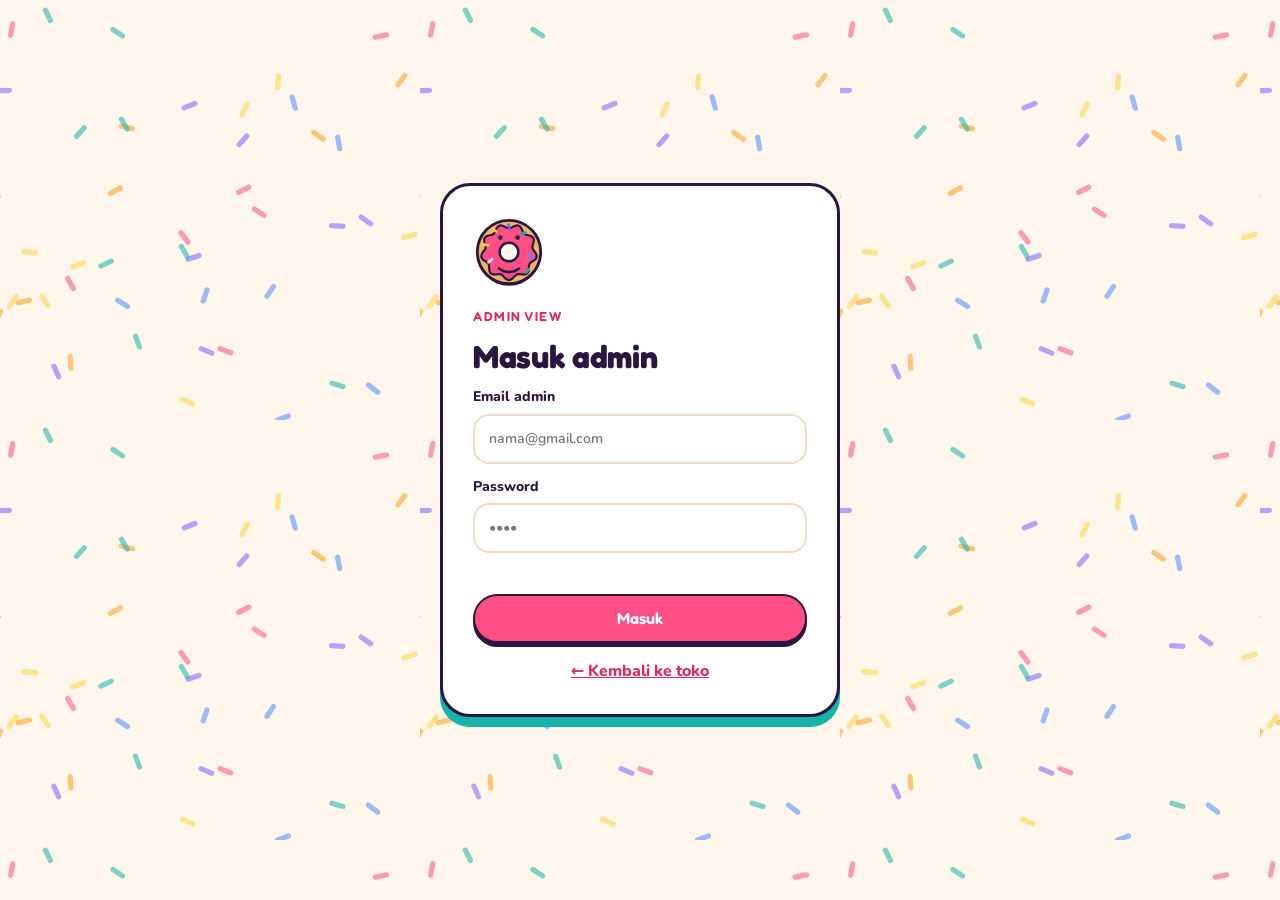
<file: admin.html>
<!doctype html>
<html lang="id">
<head>
  <meta charset="utf-8">
  <meta name="viewport" content="width=device-width, initial-scale=1">
  <title>Admin — Donat Empuk</title>
  <meta name="robots" content="noindex">
  <link rel="icon" type="image/svg+xml" href="assets/img/favicon.svg">
  <link rel="preconnect" href="https://fonts.googleapis.com">
  <link rel="preconnect" href="https://fonts.gstatic.com" crossorigin>
  <link href="https://fonts.googleapis.com/css2?family=Fredoka:wght@500;600;700&family=Nunito:wght@500;700;800&display=swap" rel="stylesheet">
  <link rel="stylesheet" href="assets/css/style.css">
  <link rel="stylesheet" href="assets/css/pages.css">
</head>
<body class="page-admin">

<!-- Login -->
<section class="login" id="login">
  <form class="login-card" id="loginForm">
    <img src="assets/img/logo.svg" alt="" width="72" height="72">
    <span class="eyebrow">Admin View</span>
    <h1>Masuk admin</h1>
    <label class="field" id="emailField" hidden><span>Email admin</span>
      <input type="email" id="em" autocomplete="username" placeholder="nama@gmail.com"></label>
    <label class="field"><span>Password</span>
      <input type="password" id="pw" autocomplete="current-password" required placeholder="••••"></label>
    <p class="form-err" id="loginErr" role="alert"></p>
    <button class="btn btn-primary btn-block" type="submit">Masuk</button>
    <a href="index.html" class="back">← Kembali ke toko</a>
  </form>
</section>

<!-- Dashboard -->
<div id="dash" hidden>
  <header class="topbar">
    <div class="wrap topbar-in">
      <a class="brand" href="index.html"><img src="assets/img/logo.svg" alt="" width="40" height="40"><span><span data-brand="split">Donat <b>Empuk</b></span> <small class="admin-tag">Admin</small></span></a>
      <div class="top-actions">
        <button class="btn btn-sm btn-ghost" id="refresh">Muat ulang</button>
        <button class="btn btn-sm btn-primary" id="logout">Keluar</button>
      </div>
    </div>
  </header>

  <main class="wrap admin-main">
    <p class="mode-info" id="modeInfo">Menghubungkan ke Firebase…</p>

    <div class="tabs" role="tablist" aria-label="Menu admin">
      <button class="tab on" role="tab" aria-selected="true" data-tabbtn="orders">Pesanan</button>
      <button class="tab" role="tab" aria-selected="false" data-tabbtn="settings">Pengaturan</button>
    </div>

    <!-- ===== Tab Pesanan ===== -->
    <section id="tab-orders">
      <div class="sync-bar" id="syncBar" hidden>
        <span id="syncText">0 pesanan belum tersimpan di Firebase</span>
        <button class="btn btn-sm btn-primary" id="syncBtn">Sinkronkan ke Firebase</button>
      </div>

      <div class="stats">
        <div class="stat s1"><small>Total pesanan</small><b id="stOrders">0</b></div>
        <div class="stat s2"><small>Box donat · botol madu</small><b id="stBoxes">0</b></div>
        <div class="stat s3"><small>Total donat</small><b id="stPcs">0</b></div>
        <div class="stat s4"><small>Omzet (tanpa ongkir)</small><b id="stRev">Rp 0</b></div>
      </div>

      <div class="toolbar">
        <label class="search"><span class="sr">Cari</span>
          <svg viewBox="0 0 24 24" width="18" height="18" fill="none" stroke="currentColor" stroke-width="2.4" stroke-linecap="round"><circle cx="11" cy="11" r="7"/><path d="m20 20-3.5-3.5"/></svg>
          <input id="q" placeholder="Cari nama, no. HP, ID pesanan…"></label>
        <label class="sel"><span class="sr">Status</span>
          <select id="fStatus">
            <option value="">Semua status</option>
            <option value="baru">Baru</option>
            <option value="diproses">Diproses</option>
            <option value="dikirim">Dikirim</option>
            <option value="selesai">Selesai</option>
            <option value="batal">Batal</option>
          </select></label>
      </div>

      <details class="import" id="importBox">
        <summary>Impor &amp; backup (hemat kuota Firebase gratis)</summary>
        <p class="muted">Tempel link review yang dikirim pelanggan via WhatsApp untuk memasukkan pesanan. Jika Firebase gagal/kuota habis, pesanan disimpan di browser ini dan bisa disinkronkan nanti.</p>
        <div class="import-row">
          <input id="impLink" placeholder="https://…/order.html?id=…&amp;d=…" aria-label="Link review pesanan">
          <button class="btn btn-sm btn-primary" id="impBtn">Impor link</button>
        </div>
        <div class="backup-row">
          <button class="btn btn-sm btn-ghost" id="backupJson">Download backup (JSON)</button>
          <label class="btn btn-sm btn-ghost file-btn">Pulihkan dari backup<input type="file" id="restoreJson" accept="application/json,.json"></label>
          <button class="btn btn-sm btn-ghost" id="exportCsv">Export CSV</button>
        </div>
      </details>

      <div class="orders" id="orders"></div>
    </section>

    <!-- ===== Tab Pengaturan ===== -->
    <section id="tab-settings" hidden>
      <p class="set-src" id="setSrc"></p>
      <div class="set-grid">
        <div class="set-card">
          <h2>Harga per box</h2>
          <p class="muted">Harga dalam rupiah. Matikan jika box sedang tidak dijual.</p>
          <div id="setPackages"></div>
        </div>
        <div class="set-card">
          <h2>Ketersediaan topping</h2>
          <p class="muted">Topping yang dimatikan tampil "Habis" dan tidak ikut di box campur.</p>
          <div id="setToppings"></div>
        </div>
      </div>
      <div class="set-card honey-set">
        <h2>Madu (menu pelengkap)</h2>
        <p class="muted">Atur harga per ukuran. Matikan varian atau ukuran yang sedang kosong.</p>
        <div id="setHoney"></div>
      </div>
      <div class="set-actions">
        <button class="btn btn-ghost" id="setReset">Kembalikan default</button>
        <button class="btn btn-primary" id="setSave">Simpan ke Firebase</button>
      </div>
    </section>
  </main>
</div>

<div class="toast" id="toast" role="status" aria-live="polite"></div>

<script src="assets/js/config.js"></script>
<script src="assets/js/donut.js"></script>
<script src="assets/js/honey.js"></script>
<script src="assets/js/firebase.js"></script>
<script src="assets/js/store.js"></script>
<script src="assets/js/admin.js"></script>
</body>
</html>
</file>
<file: assets/css/style.css>
/* =========================================================
   Donat Empuk — Style
   Palet: krem hangat + pink, kuning, tosca, oranye, ungu
   ========================================================= */
:root {
  --bg: #FFF6EC;
  --bg2: #FFEEDD;
  --card: #FFFFFF;
  --ink: #2A1740;
  --muted: #6B5779;
  --line: #F0DCCB;
  --pink: #FF4F86;
  --pink-d: #D92B64;
  --yellow: #FFD23F;
  --teal: #16B3A6;
  --teal-d: #0B7F76;
  --orange: #FF9F1C;
  --purple: #7B5CFF;
  --green-wa: #117A43;
  --radius: 22px;
  --shadow: 0 10px 0 -4px rgba(42, 23, 64, .08), 0 18px 40px -18px rgba(42, 23, 64, .35);
  --display: 'Fredoka', 'Baloo 2', system-ui, sans-serif;
  --body: 'Nunito', system-ui, -apple-system, 'Segoe UI', sans-serif;
}
* { box-sizing: border-box; }
html { scroll-behavior: smooth; scroll-padding-top: 84px; }
body {
  margin: 0; background: var(--bg); color: var(--ink);
  font-family: var(--body); font-size: 16px; line-height: 1.55;
  -webkit-font-smoothing: antialiased;
}
body.no-scroll { overflow: hidden; }
img, svg { max-width: 100%; display: block; }
h1, h2, h3 { font-family: var(--display); line-height: 1.12; margin: 0; letter-spacing: -.01em; }
p { margin: 0; }
a { color: var(--pink-d); }
.wrap { width: min(1200px, 100% - 32px); margin-inline: auto; }
.muted { color: var(--muted); }
.eyebrow {
  display: inline-block; font-family: var(--display); font-weight: 600; font-size: 13px;
  text-transform: uppercase; letter-spacing: .12em; color: var(--pink-d); margin-bottom: 6px;
}
.label { font-weight: 800; font-size: 14px; margin: 18px 0 8px; color: var(--ink); }
.note { font-size: 13px; color: var(--muted); margin-top: 6px; }
button { font: inherit; color: inherit; }
input, textarea { font: inherit; color: var(--ink); }

/* ---------- Tombol ---------- */
.btn {
  --bgc: #fff; --fg: var(--ink); --bd: var(--ink);
  display: inline-flex; align-items: center; justify-content: center; gap: 8px;
  min-height: 46px; padding: 10px 20px; border-radius: 999px;
  background: var(--bgc); color: var(--fg); border: 2.5px solid var(--bd);
  font-family: var(--display); font-weight: 600; font-size: 16px; text-decoration: none;
  cursor: pointer; box-shadow: 0 4px 0 var(--bd); transition: transform .12s, box-shadow .12s, filter .12s;
  white-space: nowrap;
}
.btn:hover { filter: brightness(1.04); transform: translateY(-1px); box-shadow: 0 5px 0 var(--bd); }
.btn:active { transform: translateY(3px); box-shadow: 0 1px 0 var(--bd); }
.btn:disabled { opacity: .45; cursor: not-allowed; transform: none; box-shadow: 0 4px 0 var(--bd); }
.btn:focus-visible, .icon-btn:focus-visible, .product:focus-visible, .step:focus-visible { outline: 3px solid var(--purple); outline-offset: 3px; }
.btn-primary { --bgc: var(--pink); --fg: #fff; --bd: var(--ink); }
.btn-ghost { --bgc: #fff; }
.btn-mix { --bgc: var(--yellow); }
.btn-wa { --bgc: var(--green-wa); --fg: #fff; }
.btn-lg { min-height: 54px; padding: 12px 26px; font-size: 18px; }
.btn-sm { min-height: 38px; padding: 6px 14px; font-size: 14px; box-shadow: 0 3px 0 var(--bd); }
.btn-block { width: 100%; }
.icon-btn {
  display: inline-grid; place-items: center; width: 44px; height: 44px; border-radius: 50%;
  background: #fff; border: 2px solid var(--line); cursor: pointer; color: var(--ink);
}
.icon-btn:hover { background: var(--bg2); }

/* ---------- Topbar ---------- */
.topbar {
  position: sticky; top: 0; z-index: 30; background: rgba(255, 246, 236, .9);
  backdrop-filter: blur(10px); -webkit-backdrop-filter: blur(10px);
  border-bottom: 2px solid var(--line);
}
.topbar-in { display: flex; align-items: center; gap: 20px; height: 72px; }
.brand { display: flex; align-items: center; gap: 10px; text-decoration: none; color: var(--ink); font-family: var(--display); font-size: 24px; font-weight: 600; }
.brand b { color: var(--pink); font-weight: 700; }
.nav { display: flex; gap: 6px; margin-left: auto; }
.nav a { padding: 10px 14px; border-radius: 999px; text-decoration: none; color: var(--ink); font-weight: 800; }
.nav a:hover { background: #fff; }
.cart-btn {
  position: relative; display: inline-flex; align-items: center; gap: 8px; min-height: 46px;
  padding: 8px 18px; border-radius: 999px; border: 2.5px solid var(--ink); background: var(--yellow);
  font-family: var(--display); font-weight: 600; cursor: pointer; box-shadow: 0 4px 0 var(--ink);
}
.cart-btn .badge {
  position: absolute; top: -8px; right: -8px; min-width: 24px; height: 24px; padding: 0 6px; border-radius: 12px;
  background: var(--pink); color: #fff; font-style: normal; font-size: 13px; display: grid; place-items: center;
  border: 2px solid var(--ink); transform: scale(0); transition: transform .2s;
}
.cart-btn .badge.show { transform: scale(1); }
.cart-btn.bump { animation: bump .45s; }
@keyframes bump { 30% { transform: scale(1.12) rotate(-3deg); } 60% { transform: scale(.96); } }

/* ---------- Hero ---------- */
.hero { position: relative; overflow: hidden; padding: 56px 0 72px; }
.sprinkle-bg {
  position: absolute; inset: 0; opacity: .55; pointer-events: none;
  background-image: url('../img/sprinkles.svg'); background-size: 420px;
}
.hero-in { position: relative; display: grid; grid-template-columns: 1.05fr 1fr; gap: 40px; align-items: center; }
.pill {
  display: inline-block; background: #fff; border: 2px solid var(--ink); border-radius: 999px;
  padding: 6px 14px; font-weight: 800; font-size: 14px; box-shadow: 0 3px 0 var(--ink);
}
.hero h1 { font-size: clamp(40px, 6vw, 72px); margin: 18px 0 16px; font-weight: 700; }
.hero h1 .hl { color: var(--pink); position: relative; white-space: nowrap; }
.hero h1 .hl::after {
  content: ''; position: absolute; left: 0; right: 0; bottom: .02em; height: .18em; z-index: -1;
  background: var(--yellow); border-radius: 8px;
}
.hero-copy > p { font-size: 18px; color: var(--muted); max-width: 520px; }
.hero-cta { display: flex; flex-wrap: wrap; gap: 14px; margin-top: 28px; }
.hero-stats { display: flex; gap: 28px; list-style: none; padding: 0; margin: 34px 0 0; }
.hero-stats b { display: block; font-family: var(--display); font-size: 34px; color: var(--ink); line-height: 1; }
.hero-stats li:nth-child(1) b { color: var(--pink); }
.hero-stats li:nth-child(2) b { color: var(--teal); }
.hero-stats li:nth-child(3) b { color: var(--orange); }
.hero-stats span { font-size: 14px; color: var(--muted); font-weight: 700; }
.hero-art { position: relative; min-height: 420px; display: grid; place-items: center; }
.hero-box { position: relative; width: min(520px, 100%); z-index: 2; filter: drop-shadow(0 26px 30px rgba(42, 23, 64, .22)); animation: floaty 6s ease-in-out infinite; }
.blob { position: absolute; border-radius: 50%; }
.b1 { width: 380px; height: 380px; background: var(--yellow); top: 10px; right: 30px; }
.b2 { width: 190px; height: 190px; background: #BDEFE9; bottom: 0; left: 10px; }
.float { position: absolute; width: 120px; z-index: 3; animation: floaty 5s ease-in-out infinite; filter: drop-shadow(0 12px 12px rgba(42, 23, 64, .2)); }
.f1 { top: 0; left: 6%; animation-delay: -1s; transform: rotate(-12deg); }
.f2 { bottom: 10px; right: 4%; width: 104px; animation-delay: -2.5s; }
.f3 { top: 36%; right: -10px; width: 86px; animation-delay: -3.6s; }
@keyframes floaty { 50% { translate: 0 -12px; } }

/* ---------- Section head ---------- */
.sec-head { display: flex; align-items: end; justify-content: space-between; gap: 16px; margin-bottom: 24px; }
.sec-head.center { justify-content: center; text-align: center; }
.sec-head h2 { font-size: clamp(30px, 4vw, 44px); font-weight: 700; }

/* ---------- POS ---------- */
.pos { padding: 64px 0; background: var(--ink); background-image: radial-gradient(rgba(255,255,255,.06) 1.5px, transparent 1.6px); background-size: 22px 22px; color: #fff; }
.pos .eyebrow { color: var(--yellow); }
.pos .muted { color: #D7C8E6; }
.pos-in { display: grid; grid-template-columns: minmax(0, 1fr) 380px; gap: 28px; align-items: start; }
.products { display: grid; grid-template-columns: repeat(2, minmax(0, 1fr)); gap: 20px; }
.product {
  --c: var(--pink); --c2: #FFE3EC;
  position: relative; text-align: left; cursor: pointer; border: 3px solid var(--ink);
  background: var(--c2); border-radius: 28px; padding: 18px; display: flex; flex-direction: column; gap: 10px;
  box-shadow: 0 8px 0 var(--c); transition: transform .15s, box-shadow .15s; color: var(--ink);
}
.product:first-child { grid-column: 1 / -1; flex-direction: row; align-items: center; }
.product:first-child .product-art { flex: 1.3; }
.product:first-child .product-info { flex: 1; flex-direction: column; align-items: flex-start; gap: 14px; }
.product:first-child .price { font-size: 72px; }
.product:hover { transform: translateY(-4px) rotate(-.4deg); box-shadow: 0 12px 0 var(--c); }
.product:active { transform: translateY(4px); box-shadow: 0 3px 0 var(--c); }
.p-teal { --c: var(--teal); --c2: #D9F7F3; }
.p-sun { --c: var(--orange); --c2: #FFEFD2; }
.product-art { min-height: 150px; display: grid; place-items: center; }
.product-art svg { width: 100%; max-height: 300px; }
.product-info { display: flex; justify-content: space-between; align-items: end; gap: 10px; padding: 0 6px; }
.product h3 { font-size: 30px; font-weight: 700; }
.product p { color: var(--muted); font-weight: 700; font-size: 14px; }
.price { font-family: var(--display); font-weight: 700; font-size: 52px; line-height: .9; color: var(--c); -webkit-text-stroke: 2px var(--ink); paint-order: stroke fill; }
.price small { font-size: .5em; }
.tag {
  position: absolute; top: 16px; left: 16px; z-index: 2; background: var(--yellow); border: 2px solid var(--ink);
  border-radius: 999px; padding: 4px 12px; font-weight: 800; font-size: 13px; transform: rotate(-4deg);
}
.add {
  position: absolute; top: 16px; right: 16px; background: #fff; border: 2px solid var(--ink); border-radius: 999px;
  padding: 6px 14px; font-family: var(--display); font-weight: 600; font-size: 14px;
}
.product:hover .add { background: var(--c); color: #fff; }

/* ---------- Keranjang ---------- */
.cart {
  position: sticky; top: 92px; background: #fff; color: var(--ink); border: 3px solid var(--ink);
  border-radius: 28px; display: flex; flex-direction: column; max-height: calc(100vh - 110px);
  box-shadow: 0 8px 0 var(--yellow);
}
.cart-head { display: flex; align-items: center; justify-content: space-between; padding: 18px 20px 12px; border-bottom: 2px dashed var(--line); }
.cart-head h2 { font-size: 26px; }
.cart-close { display: none; }
.cart-list { flex: 1; overflow: auto; padding: 8px 14px; min-height: 180px; }
.empty { text-align: center; padding: 20px 10px; color: var(--muted); }
.empty img { margin: 0 auto 10px; }
.citem { display: grid; grid-template-columns: 86px 1fr auto; gap: 10px; padding: 12px 6px; border-bottom: 2px solid #F7EDE4; align-items: start; }
.cart-art { background: var(--bg); border-radius: 14px; padding: 4px; }
.cinfo { display: flex; flex-direction: column; gap: 3px; min-width: 0; }
.cinfo > b { font-family: var(--display); font-size: 17px; }
.cinfo small { color: var(--muted); font-size: 12.5px; line-height: 1.35; }
.chip { align-self: flex-start; font-size: 11.5px; font-weight: 800; padding: 2px 9px; border-radius: 999px; }
.chip-mix { background: #FFF1B8; color: #7A5B00; }
.chip-set { background: #DDEBFF; color: #1F4FB5; }
.crow { display: flex; align-items: center; justify-content: space-between; margin-top: 6px; gap: 8px; }
.cprice { font-family: var(--display); font-size: 16px; }
.del { width: 38px; height: 38px; border: 0; color: var(--muted); }
.del:hover { color: var(--pink-d); background: #FFE8EF; }
.cart-foot { padding: 14px 20px 20px; border-top: 2px dashed var(--line); }
.row { display: flex; justify-content: space-between; align-items: center; gap: 12px; font-weight: 700; color: var(--muted); }
.row.total { color: var(--ink); font-size: 18px; margin-top: 4px; }
.row.total b { font-family: var(--display); font-size: 26px; color: var(--pink-d); }
.cart-foot .btn { margin-top: 12px; }

/* ---------- Stepper ---------- */
.stepper { display: inline-flex; align-items: center; border: 2.5px solid var(--ink); border-radius: 999px; background: #fff; overflow: hidden; }
.stepper input, .stepper span { width: 64px; text-align: center; border: 0; font-family: var(--display); font-weight: 600; font-size: 20px; background: transparent; -moz-appearance: textfield; }
.stepper input::-webkit-inner-spin-button, .stepper input::-webkit-outer-spin-button { -webkit-appearance: none; margin: 0; }
.stepper input:focus { outline: none; background: #FFF6D6; }
.step { width: 46px; height: 46px; border: 0; background: var(--bg2); font-size: 22px; font-weight: 800; cursor: pointer; }
.step:hover:not(:disabled) { background: var(--yellow); }
.step:disabled { opacity: .35; cursor: not-allowed; }
.stepper.sm .step { width: 40px; height: 40px; font-size: 20px; }
.stepper.sm input { width: 46px; font-size: 18px; }
.stepper.xs { border-width: 2px; }
.stepper.xs .step { width: 32px; height: 32px; font-size: 17px; }
.stepper.xs span { width: 30px; font-size: 15px; }

/* ---------- Topping section ---------- */
.toppings { padding: 72px 0; }
.top-grid { display: grid; grid-template-columns: repeat(6, minmax(0, 1fr)); gap: 16px; }
.top-card {
  background: #fff; border: 3px solid var(--ink); border-radius: 24px; padding: 14px 14px 18px; text-align: center;
  box-shadow: 0 6px 0 var(--sw); transition: transform .15s;
}
.top-card:hover { transform: translateY(-4px) rotate(1deg); }
.top-art { background: color-mix(in srgb, var(--sw) 18%, #fff); border-radius: 18px; padding: 10px; margin-bottom: 12px; }
.top-card h3 { font-size: 20px; }
.top-card p { font-size: 13px; color: var(--muted); margin-top: 4px; }

/* ---------- Cara pesan ---------- */
.how { padding: 24px 0 88px; }
.steps { list-style: none; padding: 0; margin: 0; display: grid; grid-template-columns: repeat(4, minmax(0, 1fr)); gap: 16px; }
.steps li { background: #fff; border: 3px solid var(--ink); border-radius: 24px; padding: 22px; }
.steps li:nth-child(1) { background: #FFE3EC; } .steps li:nth-child(2) { background: #FFF1B8; }
.steps li:nth-child(3) { background: #D9F7F3; } .steps li:nth-child(4) { background: #E6DEFF; }
.steps b { display: grid; place-items: center; width: 44px; height: 44px; border-radius: 50%; background: var(--ink); color: #fff; font-family: var(--display); font-size: 22px; margin-bottom: 14px; }
.steps h3 { font-size: 22px; margin-bottom: 6px; }
.steps p { color: var(--muted); font-size: 15px; }

/* ---------- Footer ---------- */
.footer { background: var(--pink); color: #fff; border-top: 3px solid var(--ink); padding: 26px 0 90px; }
.footer-in { display: flex; align-items: center; gap: 20px; flex-wrap: wrap; }
.footer .brand { color: #fff; font-size: 20px; }
.footer .brand b { color: var(--yellow); }
.footer p { flex: 1; font-size: 14px; }
.admin-link { color: #fff; font-weight: 800; }

/* ---------- Mobile cart bar ---------- */
.mbar {
  position: fixed; left: 12px; right: 12px; bottom: 12px; z-index: 25; display: none;
  align-items: center; justify-content: space-between; gap: 12px; padding: 10px 10px 10px 18px;
  background: var(--ink); color: #fff; border-radius: 999px; box-shadow: 0 12px 30px rgba(42, 23, 64, .4);
}
.mbar small { display: block; font-size: 12px; color: #D7C8E6; }
.mbar b { font-family: var(--display); font-size: 20px; }
.scrim { position: fixed; inset: 0; background: rgba(42, 23, 64, .45); z-index: 39; opacity: 0; pointer-events: none; transition: opacity .2s; }
.scrim.show { opacity: 1; pointer-events: auto; }

/* ---------- Modal ---------- */
.modal {
  position: fixed; inset: 0; z-index: 50; display: grid; place-items: center; padding: 16px;
  background: rgba(42, 23, 64, .55); opacity: 0; transition: opacity .18s;
}
.modal.open { opacity: 1; }
.modal[hidden] { display: none; }
.modal-card {
  position: relative; width: 100%; max-height: calc(100vh - 32px); overflow: auto; background: #fff;
  border: 3px solid var(--ink); border-radius: 28px; padding: 26px; box-shadow: 0 10px 0 var(--pink);
  transform: translateY(20px) scale(.97); transition: transform .22s cubic-bezier(.2, 1.4, .4, 1);
}
.modal.open .modal-card { transform: none; }
.modal-card.sm { max-width: 520px; }
.modal-card.md { max-width: 820px; }
.modal-card.lg { max-width: 1040px; }
.modal-card h3 { font-size: 28px; font-weight: 700; }
.modal-x { position: absolute; top: 14px; right: 14px; z-index: 2; }
.modal-foot { display: flex; align-items: center; justify-content: space-between; gap: 12px; flex-wrap: wrap; margin-top: 22px; padding-top: 16px; border-top: 2px dashed var(--line); }
.modal-foot .sub small { display: block; color: var(--muted); font-weight: 700; font-size: 13px; }
.modal-foot .sub b { font-family: var(--display); font-size: 26px; color: var(--pink-d); }
.foot-btns { display: flex; gap: 10px; flex-wrap: wrap; }

/* Modal 1 */
.mode-head { display: flex; gap: 16px; align-items: center; padding-right: 40px; }
.mode-art { width: 150px; flex: none; background: var(--bg); border-radius: 18px; padding: 6px; }
.price-line { color: var(--muted); font-weight: 700; }
.mode-opts { display: grid; grid-template-columns: 1fr 1fr; gap: 12px; }
.opt input { position: absolute; opacity: 0; pointer-events: none; }
.opt-card {
  display: flex; flex-direction: column; gap: 4px; height: 100%; padding: 16px; border: 2.5px solid var(--line);
  border-radius: 20px; cursor: pointer; transition: border-color .15s, background .15s, transform .15s;
}
.opt-card b { font-family: var(--display); font-size: 20px; }
.opt-card small { color: var(--muted); font-weight: 600; line-height: 1.35; }
.opt-ic { width: 46px; height: 46px; border-radius: 14px; display: grid; place-items: center; margin-bottom: 6px; border: 2px solid var(--ink); }
.ic-mix { background: var(--yellow); }
.ic-set { background: #BDEFE9; }
.opt input:checked + .opt-card { border-color: var(--ink); background: #FFF0F5; box-shadow: 0 5px 0 var(--pink); transform: translateY(-2px); }
.opt input:focus-visible + .opt-card { outline: 3px solid var(--purple); outline-offset: 2px; }
.qty-row { display: flex; align-items: center; justify-content: space-between; gap: 12px; margin-top: 8px; }

/* Modal 2 — atur sendiri */
.atur-top { display: flex; justify-content: space-between; gap: 16px; align-items: end; flex-wrap: wrap; padding-right: 50px; }
.box-tabs { display: flex; gap: 6px; flex-wrap: wrap; }
.btab { min-height: 40px; padding: 6px 14px; border-radius: 999px; border: 2px solid var(--line); background: #fff; font-weight: 800; font-size: 14px; cursor: pointer; }
.btab.on { border-color: var(--ink); background: var(--ink); color: #fff; }
.btab.done:not(.on) { border-color: var(--teal); color: var(--teal-d); }
.btab .ck { color: var(--teal); }
.btab.on .ck { color: var(--yellow); }
.atur-body { display: grid; grid-template-columns: 1.15fr 1fr; gap: 24px; margin-top: 18px; }
.atur-preview { background: var(--bg); border-radius: 24px; padding: 16px; border: 2px solid var(--line); display: flex; flex-direction: column; gap: 12px; }
.live-box { display: grid; place-items: center; min-height: 260px; }
.live-box svg { width: 100%; max-height: 380px; }
.fill-meter { display: flex; align-items: center; gap: 12px; font-weight: 800; }
.fill-meter .bar { flex: 1; height: 14px; border-radius: 999px; background: #fff; border: 2px solid var(--ink); overflow: hidden; }
.fill-meter .bar i { display: block; height: 100%; width: 0; background: var(--pink); transition: width .25s; }
.fill-meter .bar.full i { background: var(--teal); }
.atur-actions { display: flex; gap: 10px; flex-wrap: wrap; }
.mix-note { background: #FFF6D6; border: 2px dashed #E7B800; border-radius: 16px; padding: 12px 14px; font-size: 14px; margin-bottom: 10px; display: flex; flex-direction: column; gap: 8px; align-items: flex-start; }
.mix-note[hidden] { display: none; }
.tlist { list-style: none; margin: 0; padding: 0; display: flex; flex-direction: column; gap: 8px; }
.tlist.disabled .trow { opacity: .55; }
.trow { display: flex; align-items: center; justify-content: space-between; gap: 10px; padding: 6px 6px 6px 10px; border: 2px solid var(--line); border-radius: 18px; background: #fff; transition: border-color .15s, background .15s; }
.trow.on { border-color: var(--ink); background: #FFF8FB; }
.tcheck { display: flex; align-items: center; gap: 10px; cursor: pointer; flex: 1; min-width: 0; min-height: 44px; }
.tcheck input { position: absolute; opacity: 0; width: 1px; height: 1px; }
.tbox { width: 26px; height: 26px; flex: none; border-radius: 8px; border: 2.5px solid var(--ink); display: grid; place-items: center; color: transparent; background: #fff; }
.tcheck input:checked + .tbox { background: var(--pink); color: #fff; }
.tcheck input:focus-visible + .tbox { outline: 3px solid var(--purple); outline-offset: 2px; }
.tsw { width: 52px; flex: none; }
.tname { font-family: var(--display); font-weight: 600; font-size: 18px; }

/* animasi donat muncul */
.dn-pop { transform-box: fill-box; transform-origin: 50% 80%; animation: pop .42s cubic-bezier(.2, 1.6, .4, 1) both; }
@keyframes pop { 0% { transform: scale(.3) translateY(-30%); opacity: 0; } 100% { transform: none; opacity: 1; } }

/* Checkout */
.co-grid { display: grid; grid-template-columns: 1.1fr 1fr; gap: 24px; margin-top: 16px; }
.co-fields { display: flex; flex-direction: column; gap: 14px; }
.field { display: flex; flex-direction: column; gap: 6px; font-weight: 800; font-size: 14px; }
.field input, .field textarea { border: 2.5px solid var(--line); border-radius: 16px; padding: 12px 14px; min-height: 48px; background: #fff; resize: vertical; font-weight: 600; }
.field input:focus, .field textarea:focus { outline: none; border-color: var(--purple); box-shadow: 0 0 0 4px rgba(123, 92, 255, .15); }
.field.bad input, .field.bad textarea { border-color: var(--pink-d); }
.form-err { color: var(--pink-d); font-weight: 800; min-height: 1.2em; font-size: 14px; }
.co-sum { background: var(--bg); border: 2px solid var(--line); border-radius: 22px; padding: 16px 18px 18px; display: flex; flex-direction: column; }
.co-sum .label { margin-top: 0; }
.co-sum .btn { margin-top: 14px; }
.sum-list { list-style: none; margin: 0 0 10px; padding: 0; }
.sum-list li { display: flex; justify-content: space-between; gap: 12px; padding: 9px 0; border-bottom: 2px dotted var(--line); }
.sum-list li div { display: flex; flex-direction: column; }
.sum-list small { color: var(--muted); font-size: 12.5px; }
.sum-list span { font-weight: 800; white-space: nowrap; }

/* Review */
.rv-hero { display: flex; gap: 14px; align-items: center; padding-right: 50px; }
.ok-ic { width: 56px; height: 56px; flex: none; border-radius: 50%; background: var(--teal); color: #fff; display: grid; place-items: center; border: 3px solid var(--ink); }
.rv-body { margin-top: 16px; }
.rv-cust { display: grid; grid-template-columns: 1fr 1fr; gap: 10px 18px; margin: 0 0 14px; background: var(--bg); border-radius: 18px; padding: 14px 16px; }
.rv-cust .w { grid-column: 1 / -1; }
.rv-cust dt { font-size: 12px; font-weight: 800; color: var(--muted); text-transform: uppercase; letter-spacing: .06em; }
.rv-cust dd { margin: 0; font-weight: 700; }
.rv-link { display: flex; gap: 8px; margin-top: 14px; }
.rv-link input { flex: 1; min-width: 0; border: 2px dashed var(--line); border-radius: 14px; padding: 8px 12px; font-size: 13px; color: var(--muted); background: #fff; }

/* Toast */
.toast {
  position: fixed; left: 50%; bottom: 90px; z-index: 80; transform: translate(-50%, 20px); opacity: 0;
  background: var(--ink); color: #fff; padding: 12px 20px; border-radius: 999px; font-weight: 800; font-size: 14px;
  transition: .25s; pointer-events: none; max-width: calc(100% - 32px); text-align: center;
}
.toast.show { opacity: 1; transform: translate(-50%, 0); }

/* ---------- Responsive ---------- */
@media (max-width: 1100px) {
  .top-grid { grid-template-columns: repeat(3, minmax(0, 1fr)); }
}
@media (max-width: 980px) {
  .pos-in { grid-template-columns: 1fr; }
  .cart {
    position: fixed; top: 0; right: 0; bottom: 0; width: min(420px, 100%); max-height: none; z-index: 40;
    border-radius: 28px 0 0 28px; border-right: 0; transform: translateX(105%); transition: transform .28s ease;
    box-shadow: -10px 0 40px rgba(42, 23, 64, .3);
  }
  .cart.open { transform: none; }
  .cart-close { display: inline-grid; }
  .mbar.show { display: flex; }
  .hero-in { grid-template-columns: 1fr; }
  .hero-art { min-height: 340px; }
  .b1 { width: 300px; height: 300px; }
  .steps { grid-template-columns: repeat(2, minmax(0, 1fr)); }
  .atur-body, .co-grid { grid-template-columns: 1fr; }
  .live-box { min-height: 200px; }
}
@media (max-width: 720px) {
  .nav { display: none; }
  .cart-btn { margin-left: auto; }
  .cart-btn span { display: none; }
  .products { grid-template-columns: 1fr; }
  .product:first-child { flex-direction: column; align-items: stretch; }
  .product:first-child .product-info { flex-direction: row; align-items: end; }
  .product:first-child .price { font-size: 52px; }
  .top-grid { grid-template-columns: repeat(2, minmax(0, 1fr)); }
  .hero { padding: 32px 0 48px; }
  .hero-stats { gap: 18px; }
  .modal { padding: 0; align-items: end; }
  .modal-card { border-radius: 26px 26px 0 0; max-height: 94vh; padding: 20px 16px; box-shadow: none; border-bottom: 0; }
  .mode-art { width: 110px; }
  .mode-opts { grid-template-columns: 1fr 1fr; }
  .foot-btns { width: 100%; }
  .foot-btns .btn { flex: 1; }
  #prevBox, #nextBox { flex: 1 1 40%; }
  #aturAdd { flex: 1 1 100%; }
  .modal-foot .btn { flex: 1; }
  .rv-cust { grid-template-columns: 1fr; }
}
@media (max-width: 420px) {
  .steps { grid-template-columns: 1fr; }
  .brand span { font-size: 21px; }
}
@media (prefers-reduced-motion: reduce) {
  *, *::before, *::after { animation: none !important; transition: none !important; }
}
.btab * { pointer-events: none; }
.btn[hidden] { display: none; }
.cprice { white-space: nowrap; }
.product:first-child .product-art svg { max-height: 340px; }
@media (max-width: 720px) {
  .atur-preview { position: sticky; top: -20px; z-index: 3; margin: 0 -4px; padding: 10px; gap: 8px; box-shadow: 0 10px 18px -12px rgba(42, 23, 64, .35); }
  .live-box { min-height: 150px; }
  .live-box svg { max-height: 190px; }
  .atur-actions .btn { min-height: 40px; padding: 6px 14px; font-size: 14px; flex: 1; }
  .atur-body { gap: 12px; }
}

/* ketersediaan */
.habis { font-style: normal; font-family: var(--body); font-size: 11px; font-weight: 800; background: #2A1740; color: #fff; padding: 2px 8px; border-radius: 999px; vertical-align: middle; }
small.habis { align-self: flex-start; background: #FFE3E3; color: #A1122F; }
.trow.off { opacity: .55; background: #F7F2EE; }
.top-card.off { opacity: .6; }
.top-card.off .top-art { filter: grayscale(.8); }
.product.soldout { cursor: not-allowed; filter: grayscale(.75); opacity: .7; }
.product.soldout:hover { transform: none; }
.citem.blocked { background: #FFF3F3; border-radius: 12px; }

/* ---------- Menu pelengkap: madu ---------- */
.side-menu { margin-top: 44px; }
.honey-grid { display: grid; grid-template-columns: repeat(auto-fill, minmax(200px, 1fr)); gap: 16px; }
.honey-card {
  display: flex; flex-direction: column; background: #FFF8EC; color: var(--ink); border: 3px solid var(--ink); border-radius: 24px;
  padding: 12px 14px 14px; box-shadow: 0 6px 0 var(--hc, var(--orange)); position: relative; overflow: hidden;
}
.honey-art { height: 170px; display: grid; place-items: end center; position: relative; }
.honey-art::before { content: ''; position: absolute; bottom: 4px; width: 130px; height: 130px; border-radius: 50%; background: var(--hc); opacity: .28; }
.honey-art svg { height: 100%; width: auto; position: relative; }
.honey-info { display: flex; flex-direction: column; gap: 6px; flex: 1; }
.honey-info h3 { font-size: 19px; line-height: 1.15; margin-top: 6px; }
.honey-info > p { font-size: 13px; color: var(--muted); font-weight: 700; line-height: 1.3; }
.sizes { display: flex; gap: 6px; margin: 4px 0 2px; }
.size {
  flex: 1; display: flex; flex-direction: column; align-items: center; gap: 0; min-height: 46px; padding: 4px 2px;
  border: 2px solid var(--line); border-radius: 12px; background: #fff; cursor: pointer; font-size: 12px; line-height: 1.2;
}
.size b { font-family: var(--display); font-weight: 600; font-size: 13px; }
.size span { font-weight: 800; color: var(--muted); }
.size.on { border-color: var(--ink); background: #FFF1B8; }
.size.on span { color: var(--ink); }
.size:disabled { opacity: .45; cursor: not-allowed; }
.size:focus-visible { outline: 3px solid var(--purple); outline-offset: 2px; }
.honey-buy { display: flex; align-items: center; justify-content: space-between; gap: 8px; margin-top: auto; padding-top: 6px; }
.hprice { font-family: var(--display); font-size: 18px; white-space: nowrap; }
.btn-honey { --bgc: var(--yellow); padding: 6px 12px; }
.honey-card.off { filter: grayscale(.7); opacity: .7; }
.chip-honey { background: #FFE3B3; color: #7A4300; }
.citem.is-honey .cart-art { display: grid; place-items: center; }
.citem.is-honey .cart-art svg { height: 70px; width: auto; }
@media (max-width: 720px) { .honey-grid { grid-template-columns: repeat(2, minmax(0, 1fr)); gap: 10px; } .honey-art { height: 140px; } .hprice { font-size: 16px; } .honey-buy { flex-direction: column; align-items: stretch; } }
.sizes { display: grid; grid-template-columns: repeat(3, minmax(0, 1fr)); }
.size { min-width: 0; }
@media (max-width: 720px) {
  .honey-card { padding: 10px; }
  .size { padding: 4px 0; min-height: 44px; }
  .size b { font-size: 11px; }
  .size span { font-size: 10.5px; }
  .honey-info h3 { font-size: 16px; }
}
</file>
<file: assets/css/pages.css>
/* ===== Halaman review & admin ===== */
.sr { position: absolute; width: 1px; height: 1px; overflow: hidden; clip: rect(0 0 0 0); }
.page-order, .page-admin { background: var(--bg) url('../img/sprinkles.svg'); background-size: 420px; }

/* Review pesanan */
.receipt-wrap { padding: 36px 0 60px; }
.receipt { max-width: 860px; margin: 0 auto; background: #fff; border: 3px solid var(--ink); border-radius: 30px; padding: 30px; box-shadow: 0 10px 0 var(--pink); }
.loading { text-align: center; padding: 40px; color: var(--muted); font-weight: 800; }
.r-head { display: flex; justify-content: space-between; align-items: start; gap: 16px; flex-wrap: wrap; margin-bottom: 18px; }
.r-head h1 { font-size: clamp(28px, 5vw, 42px); }
.status { padding: 8px 16px; border-radius: 999px; font-weight: 800; border: 2px solid var(--ink); background: #FFF1B8; }
.st-diproses { background: #DDEBFF; } .st-dikirim { background: #E6DEFF; } .st-selesai { background: #CFF5E1; } .st-batal { background: #FFD9D9; }
.r-items { display: flex; flex-direction: column; gap: 14px; margin-top: 8px; }
.r-item { display: grid; grid-template-columns: 240px 1fr; gap: 18px; align-items: center; padding: 14px; border: 2px solid var(--line); border-radius: 22px; }
.r-art { position: relative; background: var(--bg); border-radius: 16px; padding: 6px; }
.r-qty { position: absolute; top: 8px; right: 8px; background: var(--ink); color: #fff; border-radius: 999px; padding: 2px 10px; font-family: var(--display); font-weight: 600; }
.r-info h3 { font-size: 22px; margin-bottom: 4px; }
.r-info p { color: var(--muted); margin: 6px 0; font-weight: 600; }
.r-price { display: flex; justify-content: space-between; gap: 10px; font-weight: 700; color: var(--muted); }
.r-price b { color: var(--ink); font-family: var(--display); font-size: 18px; }
.r-total { margin-top: 18px; padding: 16px 18px; background: var(--bg); border-radius: 20px; }
.r-actions { display: flex; gap: 12px; flex-wrap: wrap; margin-top: 18px; }
.empty-state { text-align: center; padding: 30px 10px; display: flex; flex-direction: column; align-items: center; gap: 10px; }
.empty-state h1, .empty-state h2 { font-size: 28px; }

/* Login admin */
.login { min-height: 100vh; display: grid; place-items: center; padding: 16px; }
.login[hidden] { display: none; }
.login-card { width: min(400px, 100%); background: #fff; border: 3px solid var(--ink); border-radius: 30px; padding: 30px; box-shadow: 0 10px 0 var(--teal); display: flex; flex-direction: column; gap: 12px; }
.login-card img { margin-bottom: 6px; }
.login-card h1 { font-size: 32px; margin-top: -6px; }
.back { font-weight: 800; text-align: center; margin-top: 4px; }

/* Dashboard */
.admin-tag { font-size: 13px; background: var(--ink); color: #fff; padding: 2px 10px; border-radius: 999px; vertical-align: middle; font-family: var(--body); font-weight: 800; }
.top-actions { display: flex; gap: 8px; margin-left: auto; flex-wrap: wrap; justify-content: end; }
.admin-main { padding: 26px 0 60px; }
.mode-info { background: #fff; border: 2px dashed var(--line); border-radius: 16px; padding: 10px 14px; font-size: 14px; color: var(--muted); margin-bottom: 16px; }
.stats { display: grid; grid-template-columns: repeat(4, minmax(0, 1fr)); gap: 14px; }
.stat { border: 3px solid var(--ink); border-radius: 22px; padding: 16px 18px; background: #fff; }
.stat small { display: block; font-weight: 800; color: var(--muted); font-size: 13px; }
.stat b { font-family: var(--display); font-size: 32px; line-height: 1.1; }
.s1 { background: #FFE3EC; } .s2 { background: #FFF1B8; } .s3 { background: #D9F7F3; } .s4 { background: #E6DEFF; }
.toolbar { display: flex; gap: 12px; margin: 20px 0 12px; flex-wrap: wrap; }
.search { flex: 1; min-width: 220px; display: flex; align-items: center; gap: 8px; background: #fff; border: 2.5px solid var(--ink); border-radius: 999px; padding: 0 16px; }
.search input { border: 0; outline: none; flex: 1; min-height: 46px; background: transparent; font-weight: 600; }
.sel select { min-height: 46px; border: 2.5px solid var(--ink); border-radius: 999px; padding: 0 14px; background: #fff; font: inherit; font-weight: 800; }
.import { background: #fff; border: 2px solid var(--line); border-radius: 18px; padding: 12px 16px; margin-bottom: 16px; }
.import[hidden] { display: none; }
.import summary { cursor: pointer; font-weight: 800; }
.import p { font-size: 14px; margin: 8px 0; }
.import-row { display: flex; gap: 8px; }
.import-row input { flex: 1; min-width: 0; border: 2px solid var(--line); border-radius: 14px; padding: 8px 12px; }
.orders { display: grid; grid-template-columns: repeat(auto-fill, minmax(360px, 1fr)); gap: 16px; }
.ocard { background: #fff; border: 3px solid var(--ink); border-radius: 24px; display: flex; flex-direction: column; overflow: hidden; box-shadow: 0 6px 0 var(--pink); }
.st-b-diproses { box-shadow: 0 6px 0 #4D8BFF; } .st-b-dikirim { box-shadow: 0 6px 0 var(--purple); }
.st-b-selesai { box-shadow: 0 6px 0 var(--teal); } .st-b-batal { box-shadow: 0 6px 0 #aaa; opacity: .75; }
.o-head { display: flex; justify-content: space-between; align-items: center; gap: 10px; padding: 14px 16px; background: var(--bg); border-bottom: 2px dashed var(--line); }
.oid { font-family: var(--display); font-size: 19px; display: block; }
.o-head small { color: var(--muted); font-weight: 700; }
.o-head select { min-height: 40px; }
.o-body { padding: 12px 16px; flex: 1; }
.o-cust { display: grid; grid-template-columns: 1fr 1fr; gap: 6px 14px; margin: 0 0 10px; }
.o-cust .w { grid-column: 1 / -1; }
.o-cust dt { font-size: 11.5px; font-weight: 800; color: var(--muted); text-transform: uppercase; letter-spacing: .06em; }
.o-cust dd { margin: 0; font-weight: 700; font-size: 14.5px; }
.o-items { list-style: none; margin: 0; padding: 0; }
.o-items li { display: grid; grid-template-columns: 58px 1fr auto; gap: 10px; align-items: center; padding: 6px 0; border-top: 1.5px solid #F5EBE2; }
.o-items .mini { background: var(--bg); border-radius: 10px; padding: 2px; }
.o-items small { display: block; color: var(--muted); font-size: 12.5px; }
.o-items .ip { font-weight: 800; font-size: 14px; }
.o-foot { display: flex; justify-content: space-between; align-items: center; gap: 10px; padding: 12px 16px 16px; flex-wrap: wrap; border-top: 2px dashed var(--line); }
.o-foot small { display: block; color: var(--muted); font-weight: 700; font-size: 12.5px; }
.o-foot b { font-family: var(--display); font-size: 22px; color: var(--pink-d); }
.o-act { display: flex; gap: 6px; flex-wrap: wrap; }

@media (max-width: 720px) {
  .receipt { padding: 20px 16px; border-radius: 24px; }
  .r-item { grid-template-columns: 1fr; }
  .stats { grid-template-columns: repeat(2, minmax(0, 1fr)); }
  .orders { grid-template-columns: 1fr; }
  .top-actions .btn { padding: 6px 10px; }
}
@media print {
  .topbar, .r-actions { display: none; }
  .page-order { background: #fff; }
  .receipt { box-shadow: none; border-width: 1.5px; }
}
.page-admin .topbar-in, .page-order .topbar-in { height: auto; min-height: 72px; flex-wrap: wrap; padding: 8px 0; }
.db-tools { display: flex; gap: 8px; flex-wrap: wrap; margin: -6px 0 16px; }
.db-tools[hidden] { display: none; }
.mode-info code { background: var(--bg2); padding: 1px 6px; border-radius: 6px; }
.mode-info .warn { color: var(--pink-d); }

/* Admin: tab, sinkron, pengaturan */
.tabs { display: flex; gap: 8px; margin: 0 0 18px; }
.tab { min-height: 44px; padding: 8px 20px; border-radius: 999px; border: 2.5px solid var(--ink); background: #fff; font-family: var(--display); font-weight: 600; font-size: 16px; cursor: pointer; }
.tab.on { background: var(--ink); color: #fff; }
.mode-info.ok { border-color: var(--teal); color: var(--teal-d); }
.mode-info.bad { border-color: var(--pink-d); color: var(--pink-d); }
.sync-bar { display: flex; align-items: center; justify-content: space-between; gap: 10px; flex-wrap: wrap; background: #FFF1B8; border: 2px solid #E7B800; border-radius: 16px; padding: 10px 14px; margin-bottom: 16px; font-weight: 800; }
.sync-bar[hidden] { display: none; }
.backup-row { display: flex; gap: 8px; flex-wrap: wrap; margin-top: 10px; }
.file-btn { position: relative; overflow: hidden; }
.file-btn input { position: absolute; inset: 0; opacity: 0; cursor: pointer; }
.badge-local { font-size: 11px; font-weight: 800; background: #FFE3E3; color: #A1122F; padding: 2px 8px; border-radius: 999px; margin-left: 6px; vertical-align: middle; }
.set-src { font-weight: 700; color: var(--muted); margin-bottom: 14px; }
.set-grid { display: grid; grid-template-columns: repeat(2, minmax(0, 1fr)); gap: 16px; }
.set-card { background: #fff; border: 3px solid var(--ink); border-radius: 24px; padding: 18px 20px; }
.set-card h2 { font-size: 24px; margin-bottom: 4px; }
.set-card > .muted { font-size: 14px; margin-bottom: 12px; }
.set-row { display: flex; align-items: center; gap: 12px; padding: 10px 0; border-top: 1.5px solid #F5EBE2; }
.set-row .sw { width: 54px; flex: none; }
.set-row .nm { flex: 1; font-family: var(--display); font-weight: 600; font-size: 18px; }
.set-row .nm small { display: block; font-family: var(--body); font-size: 12.5px; color: var(--muted); font-weight: 700; }
.price-in { display: flex; align-items: center; border: 2.5px solid var(--line); border-radius: 14px; padding: 0 10px; background: #fff; }
.price-in span { color: var(--muted); font-weight: 800; }
.price-in input { width: 96px; border: 0; outline: none; min-height: 42px; font-family: var(--display); font-weight: 600; font-size: 17px; text-align: right; background: transparent; }
.price-in:focus-within { border-color: var(--purple); }
.switch { position: relative; display: inline-flex; align-items: center; gap: 8px; cursor: pointer; font-weight: 800; font-size: 13px; min-width: 118px; }
.switch input { position: absolute; opacity: 0; width: 1px; height: 1px; }
.switch .tr { width: 48px; height: 28px; border-radius: 999px; background: #D8CFC7; border: 2px solid var(--ink); position: relative; transition: background .15s; flex: none; }
.switch .tr::after { content: ''; position: absolute; top: 2px; left: 2px; width: 20px; height: 20px; border-radius: 50%; background: #fff; border: 2px solid var(--ink); transition: transform .15s; }
.switch input:checked + .tr { background: var(--teal); }
.switch input:checked + .tr::after { transform: translateX(20px); }
.switch input:focus-visible + .tr { outline: 3px solid var(--purple); outline-offset: 2px; }
.set-actions { display: flex; justify-content: flex-end; gap: 10px; margin-top: 16px; flex-wrap: wrap; }
@media (max-width: 820px) { .set-grid { grid-template-columns: 1fr; } .set-row { flex-wrap: wrap; } }
.field[hidden] { display: none; }
.r-item.is-honey .r-art { display: grid; place-items: center; }
.r-item.is-honey .r-art svg { height: 190px; width: auto; }
.o-items li .mini svg { max-height: 56px; margin: 0 auto; width: auto; max-width: 100%; }

.honey-set { grid-column: 1 / -1; margin-top: 16px; }
.hset-row { display: flex; gap: 14px; padding: 12px 0; border-top: 1.5px solid #F5EBE2; align-items: flex-start; }
.hset-row .sw { width: 44px; flex: none; }
.hset-main { flex: 1; min-width: 0; display: flex; flex-direction: column; gap: 8px; }
.hset-top { display: flex; justify-content: space-between; align-items: center; gap: 10px; }
.hset-top .nm { font-family: var(--display); font-weight: 600; font-size: 18px; }
.hset-sizes { display: grid; grid-template-columns: repeat(3, minmax(0, 1fr)); gap: 8px; }
.hset-size { display: flex; flex-direction: column; gap: 6px; background: var(--bg); border-radius: 14px; padding: 8px 10px; }
.hset-size .price-in input { width: 100%; }
.switch.sm { min-width: 0; }
@media (max-width: 820px) { .hset-sizes { grid-template-columns: 1fr; } }
.set-actions { position: sticky; bottom: 12px; z-index: 5; background: rgba(255,246,236,.92); padding: 10px; border-radius: 999px; }
</file>
